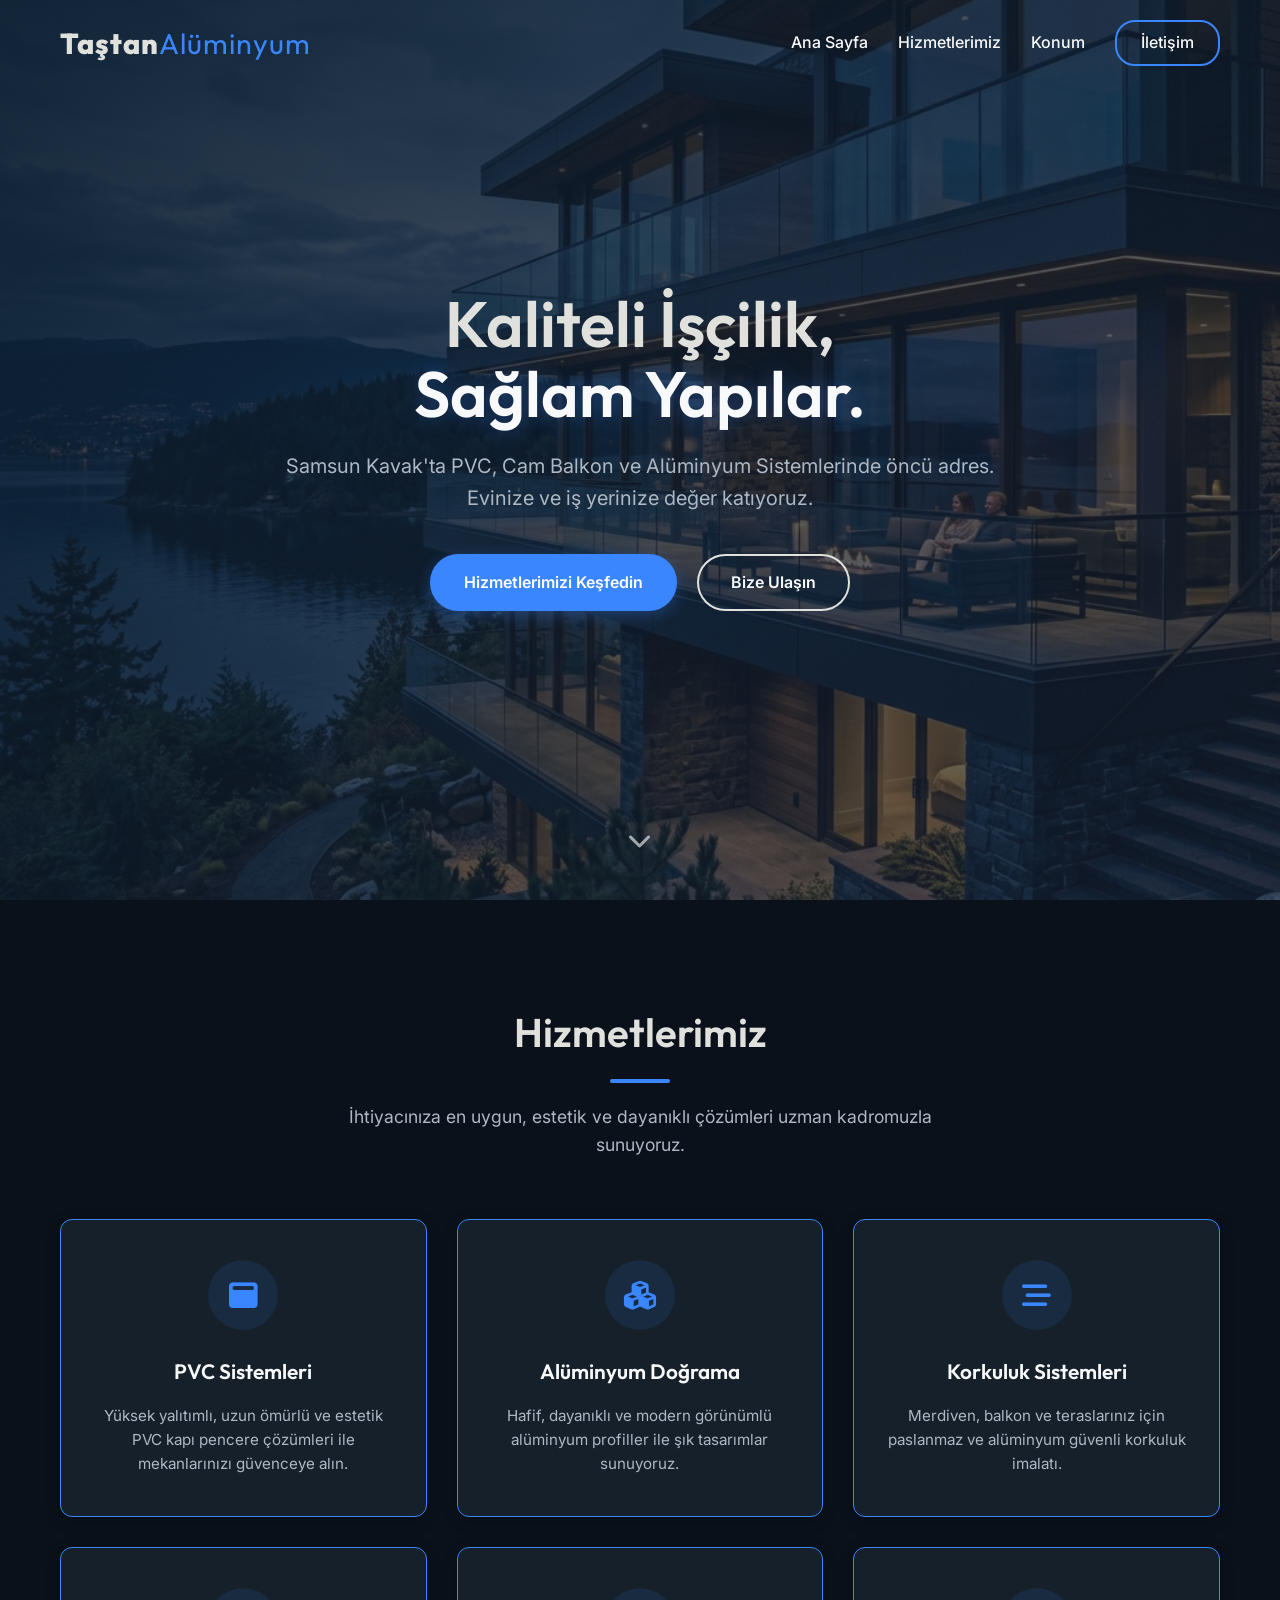
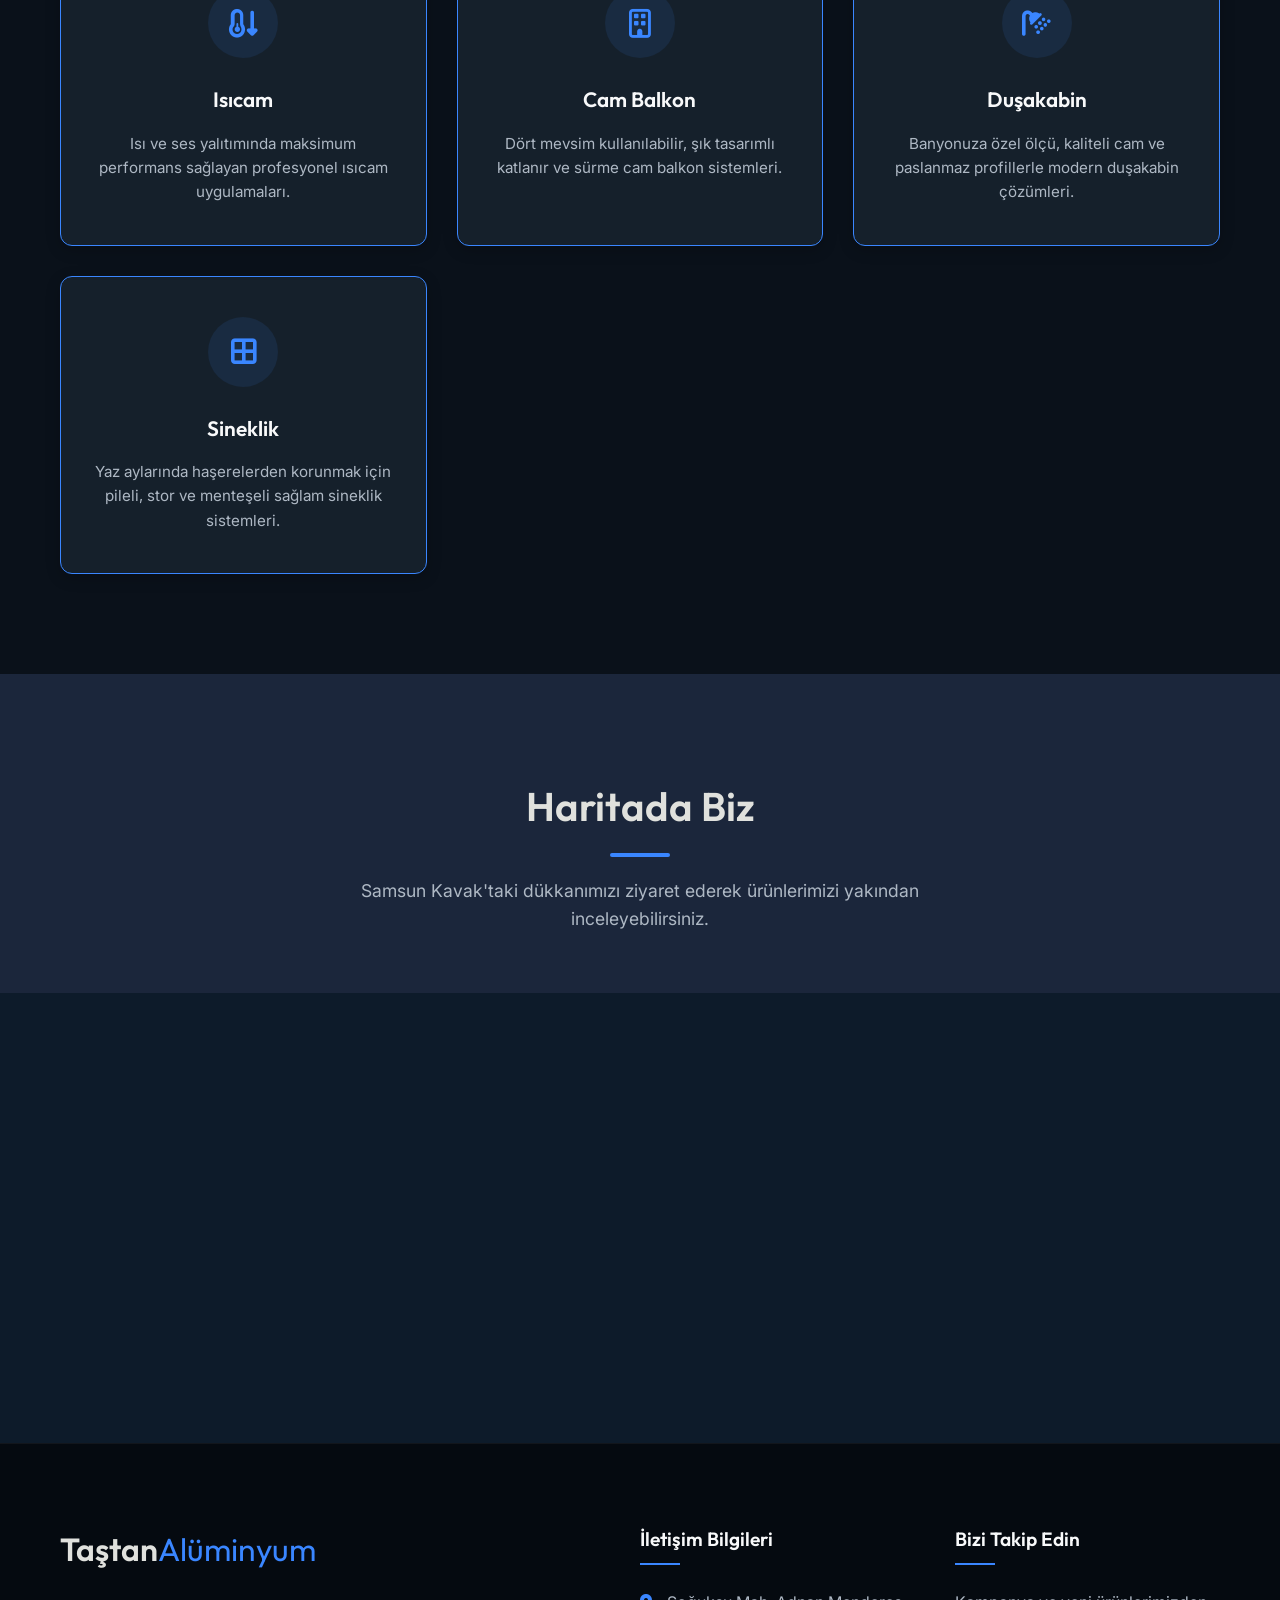
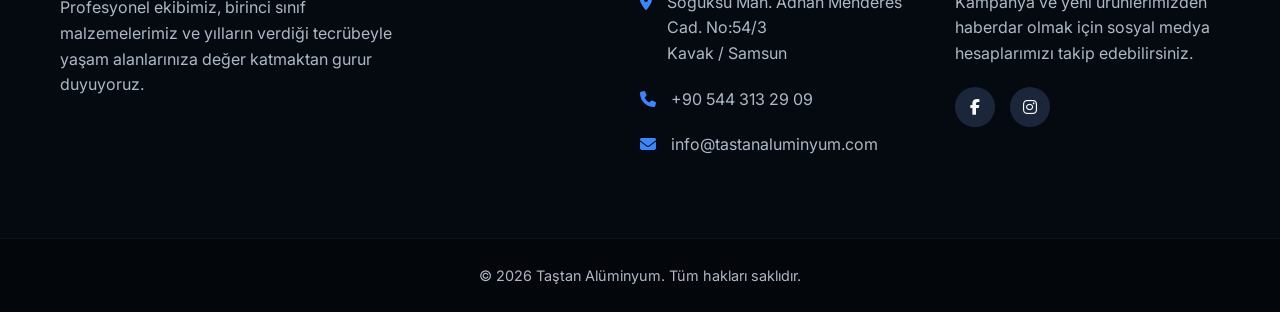
<file: index.html>
<!DOCTYPE html>
<html lang="tr">

<head>
    <meta charset="UTF-8">
    <meta name="viewport" content="width=device-width, initial-scale=1.0">
    <title>Taştan Alüminyum | Kalite ve Güvenin Adresi</title>
    <link rel="icon" type="image/svg+xml" href="data:image/svg+xml,<svg xmlns='http://www.w3.org/2000/svg' viewBox='0 0 100 100'><rect width='100' height='100' rx='15' fill='%230d1b2a'/><rect x='15' y='15' width='30' height='70' rx='5' fill='%233a86ff' opacity='0.8'/><rect x='55' y='15' width='30' height='70' rx='5' fill='%233a86ff' opacity='0.8'/></svg>">
    <meta name="description"
        content="Samsun Kavak'ta PVC, Alüminyum, Korkuluk, Isıcam, Cam Balkon, Duşakabin ve Sineklik sistemleri. Taştan Alüminyum, kaliteli malzeme ve usta işçiliğiyle hizmetinizde.">

    <!-- Google Fonts -->
    <link rel="preconnect" href="https://fonts.googleapis.com">
    <link rel="preconnect" href="https://fonts.gstatic.com" crossorigin>
    <link
        href="https://fonts.googleapis.com/css2?family=Inter:wght@300;400;600;700&family=Outfit:wght@400;600;800&display=swap"
        rel="stylesheet">

    <!-- FontAwesome Icons -->
    <link rel="stylesheet" href="https://cdnjs.cloudflare.com/ajax/libs/font-awesome/6.4.0/css/all.min.css">

    <!-- Custom CSS -->
    <link rel="stylesheet" href="style.css">
</head>

<body>
    <!-- Navbar -->
    <header id="navbar">
        <div class="container nav-content">
            <div class="logo">
                <a href="#">Taştan<span>Alüminyum</span></a>
            </div>
            <nav class="nav-links">
                <a href="#hero">Ana Sayfa</a>
                <a href="#services">Hizmetlerimiz</a>
                <a href="#location">Konum</a>
                <a href="#footer" class="contact-btn">İletişim</a>
            </nav>
            <div class="mobile-menu-btn">
                <i class="fa-solid fa-bars"></i>
            </div>
        </div>
    </header>

    <!-- Mobile Menu Overlay -->
    <div class="mobile-menu">
        <div class="close-menu-btn"><i class="fa-solid fa-xmark"></i></div>
        <a href="#hero" class="mobile-link">Ana Sayfa</a>
        <a href="#services" class="mobile-link">Hizmetlerimiz</a>
        <a href="#location" class="mobile-link">Konum</a>
        <a href="#footer" class="mobile-link">İletişim</a>
    </div>

    <!-- Hero Section -->
    <section id="hero">
        <div class="hero-overlay"></div>
        <div class="container hero-content">
            <h1 class="hero-title">Kaliteli İşçilik,<br><span>Sağlam Yapılar.</span></h1>
            <p class="hero-subtitle">Samsun Kavak'ta PVC, Cam Balkon ve Alüminyum Sistemlerinde öncü adres. Evinize ve
                iş yerinize değer katıyoruz.</p>
            <div class="hero-buttons">
                <a href="#services" class="btn primary-btn">Hizmetlerimizi Keşfedin</a>
                <a href="#footer" class="btn secondary-btn">Bize Ulaşın</a>
            </div>
        </div>
        <div class="scroll-indicator">
            <a href="#services"><i class="fa-solid fa-chevron-down"></i></a>
        </div>
    </section>

    <!-- Services Section -->
    <section id="services" class="section">
        <div class="container">
            <div class="section-header">
                <h2>Hizmetlerimiz</h2>
                <div class="divider"></div>
                <p>İhtiyacınıza en uygun, estetik ve dayanıklı çözümleri uzman kadromuzla sunuyoruz.</p>
            </div>

            <div class="services-grid">
                <!-- Service 1 -->
                <a href="hizmet-detay.html?id=pvc" class="service-card">
                    <div class="service-icon"><i class="fa-solid fa-window-maximize"></i></div>
                    <h3>PVC Sistemleri</h3>
                    <p>Yüksek yalıtımlı, uzun ömürlü ve estetik PVC kapı pencere çözümleri ile mekanlarınızı güvenceye
                        alın.</p>
                </a>
                <!-- Service 2 -->
                <a href="hizmet-detay.html?id=aluminyum" class="service-card">
                    <div class="service-icon"><i class="fa-solid fa-cubes"></i></div>
                    <h3>Alüminyum Doğrama</h3>
                    <p>Hafif, dayanıklı ve modern görünümlü alüminyum profiller ile şık tasarımlar sunuyoruz.</p>
                </a>
                <!-- Service 3 -->
                <a href="hizmet-detay.html?id=korkuluk" class="service-card">
                    <div class="service-icon"><i class="fa-solid fa-bars-staggered"></i></div>
                    <h3>Korkuluk Sistemleri</h3>
                    <p>Merdiven, balkon ve teraslarınız için paslanmaz ve alüminyum güvenli korkuluk imalatı.</p>
                </a>
                <!-- Service 4 -->
                <a href="hizmet-detay.html?id=isicam" class="service-card">
                    <div class="service-icon"><i class="fa-solid fa-temperature-arrow-down"></i></div>
                    <h3>Isıcam</h3>
                    <p>Isı ve ses yalıtımında maksimum performans sağlayan profesyonel ısıcam uygulamaları.</p>
                </a>
                <!-- Service 5 -->
                <a href="hizmet-detay.html?id=cambalkon" class="service-card">
                    <div class="service-icon"><i class="fa-regular fa-building"></i></div>
                    <h3>Cam Balkon</h3>
                    <p>Dört mevsim kullanılabilir, şık tasarımlı katlanır ve sürme cam balkon sistemleri.</p>
                </a>
                <!-- Service 6 -->
                <a href="hizmet-detay.html?id=dusakabin" class="service-card">
                    <div class="service-icon"><i class="fa-solid fa-shower"></i></div>
                    <h3>Duşakabin</h3>
                    <p>Banyonuza özel ölçü, kaliteli cam ve paslanmaz profillerle modern duşakabin çözümleri.</p>
                </a>
                <!-- Service 7 -->
                <a href="hizmet-detay.html?id=sineklik" class="service-card">
                    <div class="service-icon"><i class="fa-solid fa-border-all"></i></div>
                    <h3>Sineklik</h3>
                    <p>Yaz aylarında haşerelerden korunmak için pileli, stor ve menteşeli sağlam sineklik sistemleri.
                    </p>
                </a>
            </div>
        </div>
    </section>

    <!-- Location / Map Section -->
    <section id="location" class="section">
        <div class="container">
            <div class="section-header">
                <h2>Haritada Biz</h2>
                <div class="divider"></div>
                <p>Samsun Kavak'taki dükkanımızı ziyaret ederek ürünlerimizi yakından inceleyebilirsiniz.</p>
            </div>
        </div>
        <div class="map-container">
            <!-- Google Maps Embed -->
            <iframe
                src="https://www.google.com/maps/embed?pb=!1m18!1m12!1m3!1d357.35536119841214!2d36.03655707586204!3d41.07643787134099!2m3!1f0!2f0!3f0!3m2!1i1024!2i768!4f13.1!3m3!1m2!1s0x4087c70074abb01d%3A0x44a6150005792524!2zVEHFnlRBTiBhbMO8bWlueXVt!5e1!3m2!1str!2str!4v1775904660245!5m2!1str!2str"
                width="100%" height="450" style="border:0;" allowfullscreen="" loading="lazy"
                referrerpolicy="no-referrer-when-downgrade"></iframe>
        </div>
    </section>

    <!-- Footer Section -->
    <footer id="footer">
        <div class="container footer-content">
            <div class="footer-col brand-col">
                <h3 class="footer-logo">Taştan<span>Alüminyum</span></h3>
                <p>Profesyonel ekibimiz, birinci sınıf malzemelerimiz ve yılların verdiği tecrübeyle yaşam alanlarınıza
                    değer katmaktan gurur duyuyoruz.</p>
            </div>

            <div class="footer-col address-col">
                <h4 class="footer-heading">İletişim Bilgileri</h4>
                <ul class="contact-list">
                    <li>
                        <i class="fa-solid fa-location-dot"></i>
                        <span>Soğuksu Mah. Adnan Menderes Cad. No:54/3<br>Kavak / Samsun</span>
                    </li>
                    <li>
                        <i class="fa-solid fa-phone"></i>
                        <a href="tel:+905000000000">+90 544 313 29 09</a>
                    </li>
                    <li>
                        <i class="fa-solid fa-envelope"></i>
                        <a href="mailto:info@tastanaluminyum.com">info@tastanaluminyum.com</a>
                    </li>
                </ul>
            </div>

            <div class="footer-col social-col">
                <h4 class="footer-heading">Bizi Takip Edin</h4>
                <p>Kampanya ve yeni ürünlerimizden haberdar olmak için sosyal medya hesaplarımızı takip edebilirsiniz.
                </p>
                <div class="social-links">
                    <a href="#" target="_blank" aria-label="Facebook Sayfamız" class="social-icon">
                        <i class="fa-brands fa-facebook-f"></i>
                    </a>
                    <a href="#" target="_blank" aria-label="Instagram Sayfamız" class="social-icon">
                        <i class="fa-brands fa-instagram"></i>
                    </a>
                </div>
            </div>
        </div>

        <div class="footer-bottom">
            <div class="container">
                <p>&copy; 2026 Taştan Alüminyum. Tüm hakları saklıdır.</p>
            </div>
        </div>
    </footer>

    <!-- Custom JS -->
    <script src="script.js"></script>
</body>

</html>
</file>
<file: style.css>
/* Base Reset & Variables */
:root {
    --primary-color: #0d1b2a; /* Deep elegant slate */
    --secondary-color: #1b263b; /* Lighter slate */
    --accent-color: #3a86ff; /* Vivid technical blue */
    --accent-hover: #005fcc;
    --text-light: #f8f9fa;
    --text-dark: #212529;
    --text-muted: #aeb8c4;
    --bg-color: #0a111a;
    --card-bg: #15202b;
    --metallic-silver: #e0e1dd;
    --glass-bg: rgba(21, 32, 43, 0.7);
    --glass-border: rgba(255, 255, 255, 0.05);
    --transition: all 0.3s cubic-bezier(0.25, 0.8, 0.25, 1);
    --shadow-soft: 0 10px 30px rgba(0, 0, 0, 0.5);
    --shadow-hover: 0 15px 40px rgba(0, 0, 0, 0.7);
}

* {
    margin: 0;
    padding: 0;
    box-sizing: border-box;
}

html {
    scroll-behavior: smooth;
    font-size: 16px;
}

body {
    font-family: 'Inter', sans-serif;
    background-color: var(--bg-color);
    color: var(--text-light);
    line-height: 1.6;
    overflow-x: hidden;
}

h1, h2, h3, h4, h5, h6 {
    font-family: 'Outfit', sans-serif;
    font-weight: 600;
}

a {
    text-decoration: none;
    color: inherit;
    transition: var(--transition);
}

ul {
    list-style: none;
}

.container {
    width: 100%;
    max-width: 1200px;
    margin: 0 auto;
    padding: 0 20px;
}

.section {
    padding: 100px 0;
}

.section-header {
    text-align: center;
    margin-bottom: 60px;
}

.section-header h2 {
    font-size: 2.5rem;
    color: var(--metallic-silver);
    margin-bottom: 15px;
}

.section-header .divider {
    width: 60px;
    height: 4px;
    background-color: var(--accent-color);
    margin: 0 auto 20px;
    border-radius: 2px;
}

.section-header p {
    color: var(--text-muted);
    font-size: 1.1rem;
    max-width: 600px;
    margin: 0 auto;
}

.btn {
    display: inline-block;
    padding: 14px 32px;
    font-weight: 600;
    border-radius: 30px;
    text-align: center;
    cursor: pointer;
    transition: var(--transition);
    font-size: 1rem;
}

.primary-btn {
    background-color: var(--accent-color);
    color: #fff;
    border: 2px solid var(--accent-color);
    box-shadow: 0 4px 15px rgba(58, 134, 255, 0.3);
}

.primary-btn:hover {
    background-color: var(--accent-hover);
    border-color: var(--accent-hover);
    transform: translateY(-3px);
    box-shadow: 0 6px 20px rgba(58, 134, 255, 0.4);
}

.secondary-btn {
    background-color: transparent;
    color: var(--text-light);
    border: 2px solid var(--metallic-silver);
}

.secondary-btn:hover {
    background-color: var(--metallic-silver);
    color: var(--primary-color);
    transform: translateY(-3px);
}

/* Navbar */
header {
    position: fixed;
    top: 0;
    left: 0;
    width: 100%;
    z-index: 1000;
    padding: 20px 0;
    transition: var(--transition);
    border-bottom: 1px solid transparent;
}

header.scrolled {
    padding: 15px 0;
    background: rgba(13, 27, 42, 0.9);
    backdrop-filter: blur(10px);
    -webkit-backdrop-filter: blur(10px);
    border-bottom: 1px solid rgba(255,255,255,0.05);
    box-shadow: 0 5px 20px rgba(0,0,0,0.5);
}

.nav-content {
    display: flex;
    justify-content: space-between;
    align-items: center;
}

.logo a {
    font-size: 1.8rem;
    font-family: 'Outfit', sans-serif;
    font-weight: 800;
    color: var(--metallic-silver);
    letter-spacing: 1px;
}

.logo span {
    color: var(--accent-color);
    font-weight: 400;
}

.nav-links {
    display: flex;
    align-items: center;
    gap: 30px;
}

.nav-links a {
    font-size: 1rem;
    font-weight: 500;
    color: var(--text-light);
    position: relative;
}

.nav-links a:hover {
    color: var(--accent-color);
}

.nav-links a::after {
    content: '';
    position: absolute;
    bottom: -5px;
    left: 0;
    width: 0;
    height: 2px;
    background-color: var(--accent-color);
    transition: var(--transition);
}

.nav-links a:not(.contact-btn):hover::after {
    width: 100%;
}

.contact-btn {
    border: 2px solid var(--accent-color);
    padding: 8px 24px;
    border-radius: 20px;
    color: var(--text-light);
}

.contact-btn:hover {
    background: var(--accent-color);
    color: white !important;
}

.mobile-menu-btn {
    display: none;
    font-size: 1.5rem;
    cursor: pointer;
    color: var(--text-light);
}

/* Mobile Menu */
.mobile-menu {
    position: fixed;
    top: 0;
    right: -100%;
    width: 100%;
    height: 100vh;
    background-color: var(--primary-color);
    z-index: 1001;
    display: flex;
    flex-direction: column;
    justify-content: center;
    align-items: center;
    transition: 0.4s ease-in-out;
}

.mobile-menu.active {
    right: 0;
}

.close-menu-btn {
    position: absolute;
    top: 30px;
    right: 30px;
    font-size: 2rem;
    cursor: pointer;
}

.mobile-link {
    font-size: 1.5rem;
    font-weight: 600;
    margin: 15px 0;
    color: var(--metallic-silver);
}

.mobile-link:hover {
    color: var(--accent-color);
}

/* Hero Section */
#hero {
    position: relative;
    height: 100vh;
    min-height: 600px;
    display: flex;
    align-items: center;
    background: url('images/hero_bg.png') no-repeat center center/cover;
}

.hero-overlay {
    position: absolute;
    top: 0;
    left: 0;
    width: 100%;
    height: 100%;
    background: linear-gradient(135deg, rgba(13, 27, 42, 0.9) 0%, rgba(27, 38, 59, 0.6) 100%);
    z-index: 1;
}

.hero-content {
    position: relative;
    z-index: 2;
    text-align: center;
    max-width: 800px;
}

.hero-title {
    font-size: 4rem;
    line-height: 1.1;
    margin-bottom: 20px;
    color: var(--metallic-silver);
    animation: fadeInUp 1s ease 0.2s backwards;
}

.hero-title span {
    color: var(--text-light);
    text-shadow: 0 0 20px rgba(58, 134, 255, 0.3);
}

.hero-subtitle {
    font-size: 1.25rem;
    color: var(--text-muted);
    margin-bottom: 40px;
    animation: fadeInUp 1s ease 0.4s backwards;
}

.hero-buttons {
    display: flex;
    gap: 20px;
    justify-content: center;
    animation: fadeInUp 1s ease 0.6s backwards;
}

/* Scroll indicator */
.scroll-indicator {
    position: absolute;
    bottom: 40px;
    left: 50%;
    transform: translateX(-50%);
    z-index: 2;
    animation: bounce 2s infinite;
}

.scroll-indicator a {
    font-size: 1.5rem;
    color: rgba(255, 255, 255, 0.6);
}

.scroll-indicator a:hover {
    color: var(--accent-color);
}

@keyframes bounce {
    0%, 20%, 50%, 80%, 100% {transform: translateY(0);}
    40% {transform: translateY(-15px);}
    60% {transform: translateY(-7px);}
}

@keyframes fadeInUp {
    from {
        opacity: 0;
        transform: translateY(30px);
    }
    to {
        opacity: 1;
        transform: translateY(0);
    }
}

/* Services Section */
#services {
    background-color: var(--bg-color);
    position: relative;
}

.services-grid {
    display: grid;
    grid-template-columns: repeat(auto-fit, minmax(300px, 1fr));
    gap: 30px;
}

.service-card {
    background: var(--card-bg);
    border: 1px solid #3a86ff; /* Kutuyu belirginleştiren mavi border */
    border-radius: 12px;
    padding: 40px 30px;
    text-align: center;
    transition: var(--transition);
    position: relative;
    overflow: hidden;
    z-index: 1;
    box-shadow: 0 4px 15px rgba(0, 0, 0, 0.2); /* Kutuyu arkaplandan ayıran gölge */
}

/* Shine effect */
.service-card::before {
    content: '';
    position: absolute;
    top: 0;
    left: -100%;
    width: 50%;
    height: 100%;
    background: linear-gradient(to right, rgba(255,255,255,0) 0%, rgba(255,255,255,0.03) 50%, rgba(255,255,255,0) 100%);
    transform: skewX(-25deg);
    z-index: -1;
    transition: 0.5s;
}

.service-card:hover::before {
    left: 200%;
}

.service-card:hover {
    transform: translateY(-10px);
    box-shadow: var(--shadow-hover);
    border-color: rgba(58, 134, 255, 0.2);
}

.service-icon {
    width: 70px;
    height: 70px;
    background: rgba(58, 134, 255, 0.1);
    color: var(--accent-color);
    border-radius: 50%;
    display: flex;
    align-items: center;
    justify-content: center;
    font-size: 1.8rem;
    margin: 0 auto 25px;
    transition: var(--transition);
}

.service-card:hover .service-icon {
    background: var(--accent-color);
    color: #fff;
    transform: scale(1.1);
}

.service-card h3 {
    font-size: 1.3rem;
    margin-bottom: 15px;
    color: var(--text-light);
}

.service-card p {
    color: var(--text-muted);
    font-size: 0.95rem;
}

/* Map Section */
#location {
    background-color: var(--secondary-color);
    padding-bottom: 0;
}

.map-container {
    width: 100%;
    height: 450px;
    background-color: var(--primary-color);
    overflow: hidden;
}

iframe {
    width: 100%;
    height: 100%;
    display: block;
    filter: invert(90%) hue-rotate(180deg) brightness(85%) contrast(85%); /* Makes the map dark themed */
}

/* Footer Section */
footer {
    background-color: #050a10;
    padding: 80px 0 0 0;
    border-top: 1px solid rgba(255,255,255,0.05);
}

.footer-content {
    display: grid;
    grid-template-columns: 2fr 1fr 1fr;
    gap: 50px;
    margin-bottom: 60px;
}

.brand-col p {
    color: var(--text-muted);
    margin-top: 20px;
    max-width: 350px;
}

.footer-logo {
    font-size: 2rem;
    font-family: 'Outfit', sans-serif;
    color: var(--metallic-silver);
}

.footer-logo span {
    color: var(--accent-color);
    font-weight: 400;
}

.footer-heading {
    font-size: 1.2rem;
    color: var(--text-light);
    margin-bottom: 25px;
    position: relative;
    padding-bottom: 10px;
}

.footer-heading::after {
    content: '';
    position: absolute;
    left: 0;
    bottom: 0;
    width: 40px;
    height: 2px;
    background-color: var(--accent-color);
}

.contact-list li {
    display: flex;
    align-items: flex-start;
    gap: 15px;
    margin-bottom: 20px;
    color: var(--text-muted);
}

.contact-list i {
    color: var(--accent-color);
    margin-top: 4px;
}

.contact-list a:hover {
    color: var(--accent-color);
}

.social-col p {
    color: var(--text-muted);
    margin-bottom: 20px;
}

.social-links {
    display: flex;
    gap: 15px;
}

.social-icon {
    width: 40px;
    height: 40px;
    background-color: var(--secondary-color);
    border-radius: 50%;
    display: flex;
    align-items: center;
    justify-content: center;
    color: var(--text-light);
    transition: var(--transition);
}

.social-icon:hover {
    background-color: var(--accent-color);
    transform: translateY(-3px);
}

.footer-bottom {
    background-color: #03060a;
    padding: 25px 0;
    text-align: center;
    border-top: 1px solid rgba(255, 255, 255, 0.05);
}

.footer-bottom p {
    color: var(--text-muted);
    font-size: 0.9rem;
}

/* Responsive Design */
@media (max-width: 992px) {
    .footer-content {
        grid-template-columns: 1fr 1fr;
    }
    
    .hero-title {
        font-size: 3rem;
    }
}

@media (max-width: 768px) {
    .nav-links {
        display: none;
    }

    .mobile-menu-btn {
        display: block;
    }

    .hero-title {
        font-size: 2.5rem;
    }
    
    .hero-buttons {
        flex-direction: column;
        gap: 15px;
    }
    
    .hero-buttons .btn {
        width: 100%;
    }

    .footer-content {
        grid-template-columns: 1fr;
        gap: 40px;
    }
    
    .section {
        padding: 60px 0;
    }
}

/* Lightbox Styles */
.lightbox {
    position: fixed;
    top: 0;
    left: 0;
    width: 100%;
    height: 100vh;
    background-color: rgba(10, 17, 26, 0.95);
    z-index: 2000;
    display: flex;
    justify-content: center;
    align-items: center;
    opacity: 0;
    pointer-events: none;
    transition: opacity 0.3s ease;
}

.lightbox.active {
    opacity: 1;
    pointer-events: auto;
}

.lightbox-content {
    max-width: 90%;
    max-height: 90vh;
    position: relative;
    transform: scale(0.9);
    transition: transform 0.3s ease;
    display: flex;
    justify-content: center;
    align-items: center;
}

.lightbox.active .lightbox-content {
    transform: scale(1);
}

.lightbox-img {
    max-width: 100%;
    max-height: 90vh;
    object-fit: contain;
    border-radius: 8px;
    box-shadow: 0 10px 40px rgba(0,0,0,0.8);
}

.lightbox-close {
    position: absolute;
    top: -40px;
    right: 0;
    color: var(--text-light);
    font-size: 2.5rem;
    cursor: pointer;
    transition: color 0.3s ease;
    z-index: 2001;
}

.lightbox-close:hover {
    color: var(--accent-color);
}

/* --- Cam Balkon Calculator Styles --- */
.calculator-section {
    padding-bottom: 80px;
}
.calculator-grid {
    display: grid;
    grid-template-columns: 350px 1fr;
    gap: 40px;
    background: var(--card-bg);
    border-radius: 15px;
    padding: 30px;
    box-shadow: var(--shadow-soft);
    border: 1px solid var(--glass-border);
}
@media (max-width: 900px) {
    .calculator-grid {
        grid-template-columns: 1fr;
    }
}
.calc-form-area {
    display: flex;
    flex-direction: column;
    gap: 20px;
}
.form-group {
    display: flex;
    flex-direction: column;
    gap: 8px;
}
.row-group {
    flex-direction: row;
    gap: 15px;
}
.input-wrap {
    flex: 1;
    display: flex;
    flex-direction: column;
    gap: 8px;
}
.form-group label, .input-wrap label {
    font-size: 0.95rem;
    font-weight: 600;
    color: var(--metallic-silver);
}
.form-group label i, .input-wrap label i {
    color: var(--accent-color);
    margin-right: 5px;
}
.form-group input, .form-group select {
    padding: 10px 15px;
    border-radius: 8px;
    border: 1px solid rgba(255,255,255,0.1);
    background: rgba(0,0,0,0.3);
    color: #fff;
    font-family: inherit;
    transition: var(--transition);
}
.form-group input:focus, .form-group select:focus {
    outline: none;
    border-color: var(--accent-color);
    box-shadow: 0 0 0 2px rgba(58, 134, 255, 0.2);
}
.hint {
    font-size: 0.8rem;
    color: var(--text-muted);
}
.color-options {
    display: flex;
    gap: 10px;
    flex-wrap: wrap;
    align-items: center;
}
.color-btn {
    width: 35px;
    height: 35px;
    border-radius: 50%;
    cursor: pointer;
    transition: var(--transition);
    border: 2px solid transparent;
}
.color-btn.active {
    transform: scale(1.15);
    box-shadow: 0 0 12px rgba(255,255,255,0.4);
    border-color: var(--accent-color) !important;
}
.wood-texture {
    background: repeating-linear-gradient(45deg, #8b5a2b, #8b5a2b 5px, #a06b3c 5px, #a06b3c 10px);
    border: 2px solid #5c3a21;
}

.calc-result-area {
    position: relative;
    background: repeating-linear-gradient(
        45deg,
        rgba(13, 27, 42, 1),
        rgba(13, 27, 42, 1) 20px,
        rgba(20, 35, 55, 1) 20px,
        rgba(20, 35, 55, 1) 40px
    );
    border-radius: 12px;
    min-height: 400px;
    display: flex;
    flex-direction: column;
    align-items: center;
    justify-content: flex-start;
    overflow: hidden;
    padding: 30px 20px;
    border: 1px solid var(--glass-border);
}

.sim-wrapper {
    perspective: 1500px;
    width: 100%;
    flex-grow: 1;
    min-height: 250px;
    display: flex;
    align-items: center;
    justify-content: center;
    position: relative;
    margin-top: 20px;
}

/* Dimension Lines */
.dim-line {
    position: absolute;
    pointer-events: none;
    display: flex;
    align-items: center;
    justify-content: center;
    font-size: 0.95rem;
    color: var(--accent-color);
    font-weight: 700;
    z-index: 5;
    transition: all 0.5s ease;
}
.dim-w {
    bottom: -10px;
    left: 50%;
    transform: translateX(-50%);
    width: 90%;
    max-width: 600px;
    height: 20px;
    border-left: 2px solid var(--accent-color);
    border-right: 2px solid var(--accent-color);
    border-bottom: 2px dashed rgba(58, 134, 255, 0.5);
}
.dim-w span {
    position: absolute;
    bottom: -25px;
    background: var(--card-bg);
    padding: 2px 8px;
    border-radius: 4px;
}
.dim-h {
    right: 5%;
    top: 50%;
    transform: translateY(-50%);
    height: 250px;
    width: 20px;
    border-top: 2px solid var(--accent-color);
    border-bottom: 2px solid var(--accent-color);
    border-right: 2px dashed rgba(58, 134, 255, 0.5);
}
.dim-h span {
    position: absolute;
    right: -65px;
    white-space: nowrap;
    background: var(--card-bg);
    padding: 2px 8px;
    border-radius: 4px;
}

.sim-container {
    display: flex;
    height: 250px;
    width: 90%;
    max-width: 600px;
    border-radius: 4px;
    transform-style: preserve-3d;
    transition: all 0.6s cubic-bezier(0.25, 0.8, 0.25, 1);
    transform: rotateX(5deg) rotateY(-15deg); /* Base 3D view */
    --rail-color: #9ca3af;
}

.sim-container.view-top {
    transform: rotateX(80deg) rotateY(0deg) rotateZ(0deg) scale(0.9);
}

.sim-container.view-top .group-side {
    box-shadow: none; /* remove inner shadows in top view */
}

.sim-container.view-top .group-front,
.sim-container.view-top .group-side {
    box-shadow: 0 15px 0 var(--rail-color); /* fake 3D thickness for the top rails */
}

/* Glass Panes Container */
.group-front {
    display: flex;
    flex: 3;
    height: 100%;
    transform-origin: right;
    transition: all 0.5s ease;
    border-top: 8px solid var(--rail-color);
    border-bottom: 8px solid var(--rail-color);
    border-left: 8px solid var(--rail-color);
}
.group-side {
    display: flex;
    flex: 1;
    height: 100%;
    transform-origin: left;
    transition: all 0.5s ease;
    border-top: 8px solid var(--rail-color);
    border-bottom: 8px solid var(--rail-color);
    border-right: 8px solid var(--rail-color);
    border-left: 2px solid var(--rail-color); /* Corner profile inner seam */
}

/* Corner styles */
.corner-90 .group-front {
    transform: rotateY(0deg);
}
.corner-90 .group-side {
    transform: rotateY(90deg); /* Pure 90 deg corner */
}

.corner-135 .group-side {
    transform: rotateY(45deg);
}

.duz {
    transform: rotateX(0deg) rotateY(0deg); /* Flat surface viewed straight on */
}
.duz.view-top {
    transform: rotateX(80deg) rotateY(0deg) scale(0.9);
}
.duz .group-side {
    display: none;
}
.duz .group-front {
    border-right: 8px solid var(--rail-color); /* Need pure right border when straight */
}

/* The actual glass segments */
.glass-pane {
    flex: 1;
    height: 100%;
    border-right: 2px solid var(--rail-color); /* Profil araları */
    backdrop-filter: blur(3px);
    -webkit-backdrop-filter: blur(3px);
    position: relative;
    transition: border-color 0.3s ease, background 0.3s ease;
}
.glass-pane:last-child {
    border-right: none;
}

.sim-container.view-top .glass-pane {
    box-shadow: inset 0 -4px 0 rgba(255,255,255,0.4), 0 14px 0 rgba(100,100,100,0.5); /* Extrude glass downwards in Top View for thickness */
}

/* Glass color classes */
.glass-seffaf {
    background: linear-gradient(135deg, rgba(255,255,255,0.1) 0%, rgba(135,206,250,0.05) 100%);
}
.glass-mavi {
    background: linear-gradient(135deg, rgba(135,206,250,0.5) 0%, rgba(0,0,255,0.15) 100%);
}
.glass-fume {
    background: linear-gradient(135deg, rgba(80,80,80,0.7) 0%, rgba(0,0,0,0.5) 100%);
}

/* Reflection / Glare Effect */
.glass-pane::before {
    content: '';
    position: absolute;
    top: 0;
    left: 0;
    width: 100%;
    height: 100%;
    background: linear-gradient(105deg, transparent 20%, rgba(255,255,255,0.15) 25%, rgba(255,255,255,0) 30%);
    pointer-events: none;
}

/* Price Estimate Box */
.price-estimate-box {
    position: relative;
    width: 90%;
    max-width: 600px;
    margin-bottom: 25px;
    background: linear-gradient(135deg, rgba(13, 27, 42, 0.95), rgba(20, 35, 55, 0.95));
    border: 1px solid rgba(58, 134, 255, 0.4);
    padding: 15px 25px;
    border-radius: 12px;
    display: flex;
    justify-content: center;
    align-items: center;
    gap: 20px;
    box-shadow: 0 10px 30px rgba(0,0,0,0.5);
    z-index: 10;
    backdrop-filter: blur(5px);
}
.price-estimate-box i {
    font-size: 2rem;
    color: var(--accent-color);
}
.price-text-group {
    display: flex;
    flex-direction: column;
}
.price-title {
    font-size: 0.8rem;
    color: var(--metallic-silver);
    text-transform: uppercase;
    letter-spacing: 1px;
}
.price-value {
    font-size: 1.5rem;
    font-weight: 800;
    color: #fff;
    font-family: 'Outfit', sans-serif;
}

@media (max-width: 768px) {
    /* Hesap makinesi genel */
    .calculator-section {
        padding-bottom: 40px;
    }
    .calculator-grid {
        grid-template-columns: 1fr;
        gap: 20px;
        padding: 16px;
    }

    /* Form alanı */
    .calc-form-area {
        gap: 14px;
    }
    .row-group {
        flex-direction: column;
        gap: 14px;
    }
    .form-group input,
    .form-group select {
        font-size: 1rem;
        padding: 12px 14px;
    }

    /* Simülasyon alanı */
    .calc-result-area {
        min-height: 340px;
        padding: 16px 10px;
        border-radius: 10px;
    }
    .sim-wrapper {
        min-height: 200px;
        margin-top: 12px;
    }

    /* Fiyat kutusu */
    .price-estimate-box {
        margin-bottom: 12px;
        width: 100%;
        justify-content: center;
        padding: 12px 16px;
        gap: 12px;
    }
    .price-estimate-box i {
        font-size: 1.5rem;
    }
    .price-value {
        font-size: 1.3rem;
    }
    .price-title {
        font-size: 0.72rem;
    }

    /* Boyut çizgileri - mobilde gizle */
    .dim-line {
        display: none;
    }

    /* Model bilgi rozetleri */
    .sim-overlay-info {
        margin-top: 14px;
        gap: 10px;
    }
    .info-badge {
        font-size: 0.82rem;
        padding: 6px 12px;
    }

    /* Renk seçimi */
    .color-options {
        gap: 12px;
    }
    .color-btn {
        width: 38px;
        height: 38px;
    }
}

.sim-overlay-info {
    position: relative;
    display: flex;
    justify-content: center;
    margin-top: 25px;
    gap: 15px;
    flex-wrap: wrap;
    z-index: 10;
}
.info-badge {
    background: rgba(13, 27, 42, 0.8);
    padding: 8px 15px;
    border-radius: 20px;
    font-size: 0.9rem;
    border: 1px solid rgba(58, 134, 255, 0.3);
    backdrop-filter: blur(5px);
    box-shadow: 0 4px 10px rgba(0,0,0,0.3);
}
.info-badge span {
    color: var(--text-light);
}
.info-badge strong {
    color: var(--accent-color);
    font-size: 1.05rem;
    margin-left: 5px;
}
</file>
